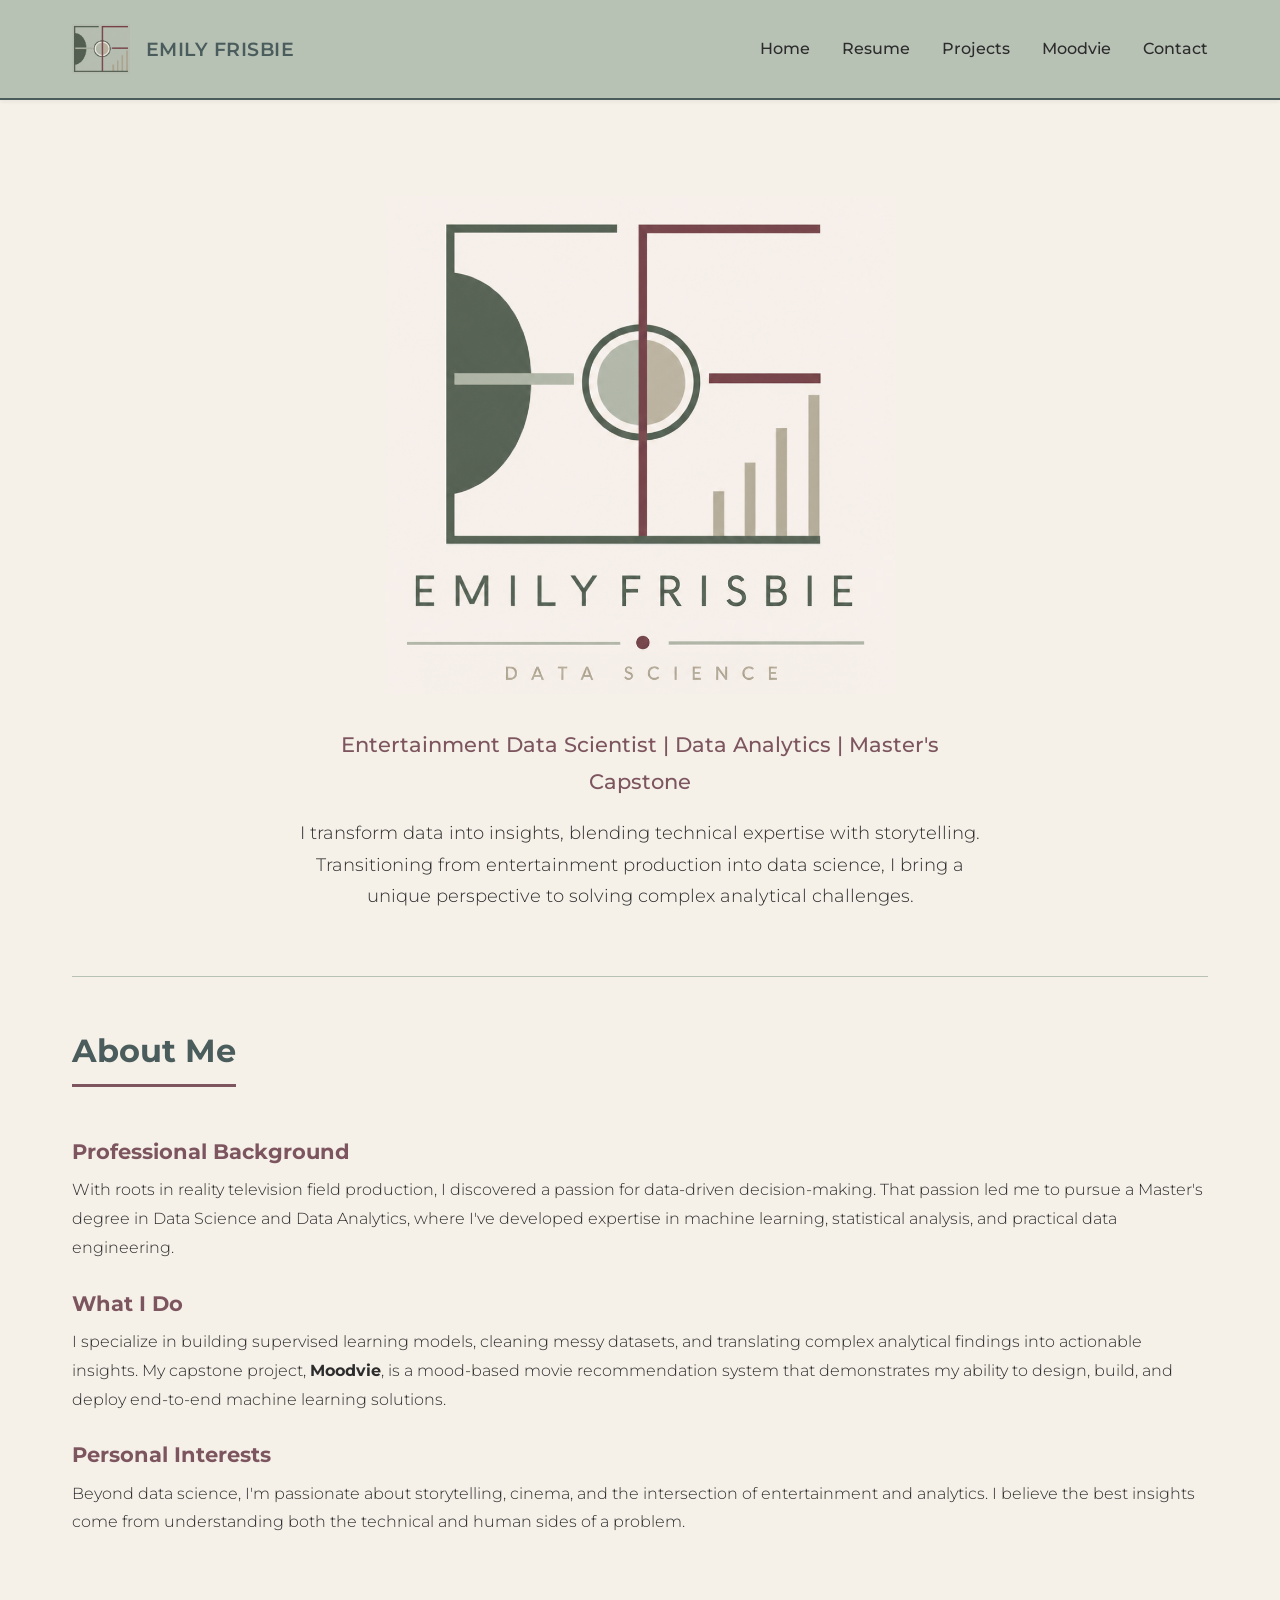
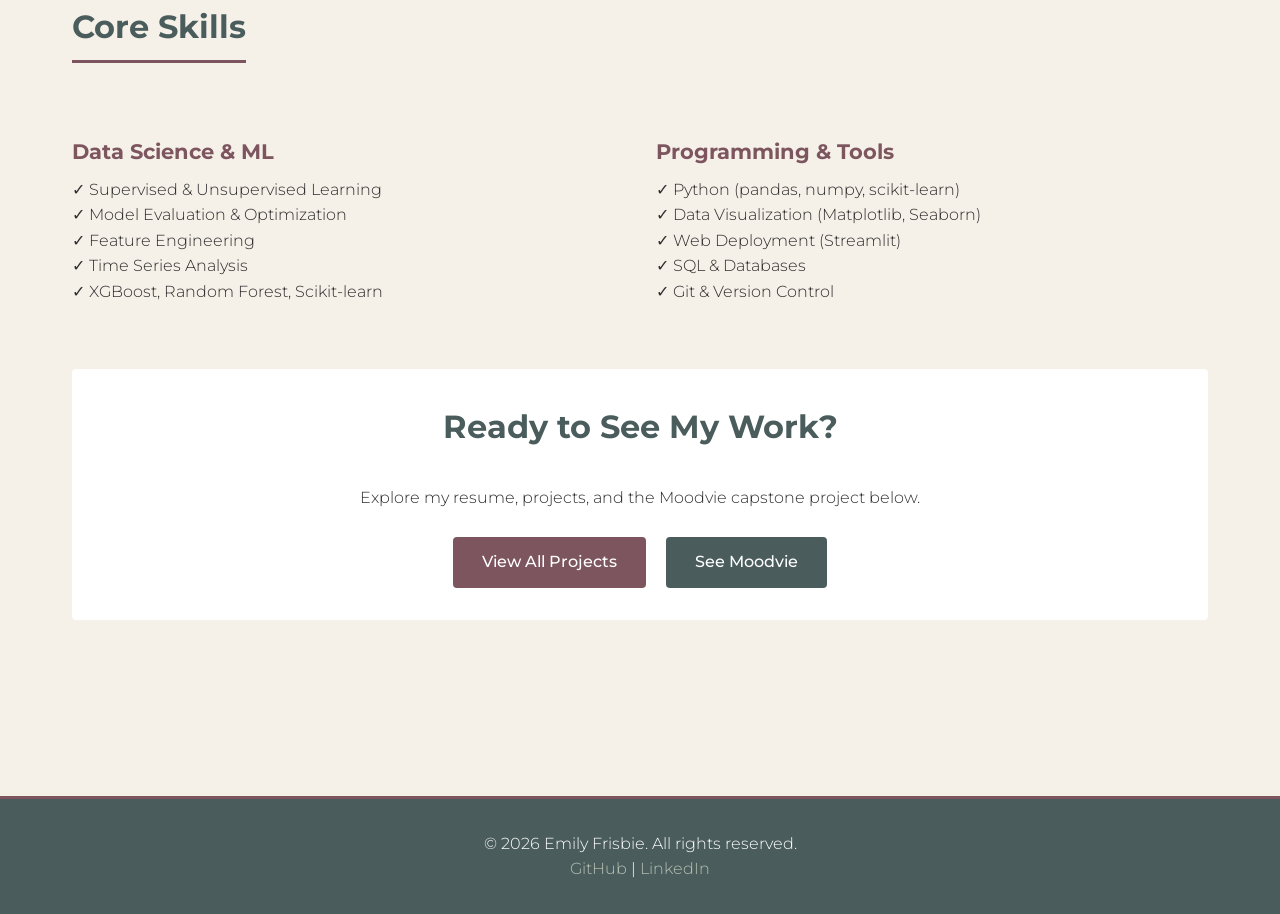
<file: index.html>
<!DOCTYPE html>
<html lang="en">
<head>
  <meta charset="UTF-8">
  <meta name="viewport" content="width=device-width, initial-scale=1.0">
  <title>Emily Frisbie - Data Scientist</title>
  <link rel="stylesheet" href="styles.css">
  <!-- Google tag (gtag.js) -->
<script async src="https://www.googletagmanager.com/gtag/js?id=G-FS9L8K1NKB"></script>
<script>
  window.dataLayer = window.dataLayer || [];
  function gtag(){dataLayer.push(arguments);}
  gtag('js', new Date());

  gtag('config', 'G-FS9L8K1NKB');
</script>
</head>
<body>

  <header>
    <div class="header-container">
      <a href="index.html" class="logo">
        <img src="logothumbnail.png" alt="Emily Frisbie Logo">
        <div class="logo-text">EMILY FRISBIE</div>
      </a>
      <nav>
        <ul>
          <li><a href="index.html">Home</a></li>
          <li><a href="resume.html">Resume</a></li>
          <li><a href="projects.html">Projects</a></li>
          <li><a href="moodvie.html">Moodvie</a></li>
          <li><a href="contact.html">Contact</a></li>
        </ul>
      </nav>
    </div>
  </header>

  <main>
    <!-- Hero Section -->
    <section class="hero">
      <img src="logo_final.png" alt="Emily Frisbie Logo" style="max-width: 510px; width: 100%; height: auto; margin-bottom: 0.5rem;">
      <p class="subtitle">Entertainment Data Scientist | Data Analytics | Master's Capstone</p>
      <p>
        I transform data into insights, blending technical expertise with storytelling. 
        Transitioning from entertainment production into data science, I bring a unique perspective 
        to solving complex analytical challenges.
      </p>
    </section>

    <!-- About Section -->
    <section id="about">
      <h2>About Me</h2>
      
      <h3>Professional Background</h3>
      <p>
        With roots in reality television field production, I discovered a passion for data-driven decision-making. 
        That passion led me to pursue a Master's degree in Data Science and Data Analytics, 
        where I've developed expertise in machine learning, statistical analysis, and practical data engineering.
      </p>

      <h3>What I Do</h3>
      <p>
        I specialize in building supervised learning models, cleaning messy datasets, and translating 
        complex analytical findings into actionable insights. My capstone project, <strong>Moodvie</strong>, 
        is a mood-based movie recommendation system that demonstrates my ability to design, build, 
        and deploy end-to-end machine learning solutions.
      </p>

      <h3>Personal Interests</h3>
      <p>
        Beyond data science, I'm passionate about storytelling, cinema, and the intersection of 
        entertainment and analytics. I believe the best insights come from understanding both the 
        technical and human sides of a problem.
      </p>
    </section>

    <!-- Skills Section -->
    <section id="skills">
      <h2>Core Skills</h2>
      <div style="display: grid; grid-template-columns: 1fr 1fr; gap: 2rem; margin-top: 1.5rem;">
        <div>
          <h3>Data Science & ML</h3>
          <ul style="list-style: none; padding-left: 0;">
            <li>✓ Supervised & Unsupervised Learning</li>
            <li>✓ Model Evaluation & Optimization</li>
            <li>✓ Feature Engineering</li>
            <li>✓ Time Series Analysis</li>
            <li>✓ XGBoost, Random Forest, Scikit-learn</li>
          </ul>
        </div>
        <div>
          <h3>Programming & Tools</h3>
          <ul style="list-style: none; padding-left: 0;">
            <li>✓ Python (pandas, numpy, scikit-learn)</li>
            <li>✓ Data Visualization (Matplotlib, Seaborn)</li>
            <li>✓ Web Deployment (Streamlit)</li>
            <li>✓ SQL & Databases</li>
            <li>✓ Git & Version Control</li>
          </ul>
        </div>
      </div>
    </section>

    <!-- Call to Action -->
    <section style="text-align: center; padding: 2rem; background-color: #FFFFFF; border-radius: 4px; margin-top: 3rem;">
      <h2 style="border-bottom: none; display: block;">Ready to See My Work?</h2>
      <p style="margin-bottom: 1.5rem;">Explore my resume, projects, and the Moodvie capstone project below.</p>
      <a href="projects.html" class="btn">View All Projects</a>
      <a href="moodvie.html" class="btn btn-secondary" style="margin-left: 1rem;">See Moodvie</a>
    </section>
  </main>

  <footer>
    <p>&copy; 2026 Emily Frisbie. All rights reserved.</p>
    <p>
      <a href="https://github.com/emilyfrisbie" target="_blank">GitHub</a> | 
      <a href="https://linkedin.com/in/emily-frisbie" target="_blank">LinkedIn</a>
    </p>
  </footer>

</body>
</html>
</file>
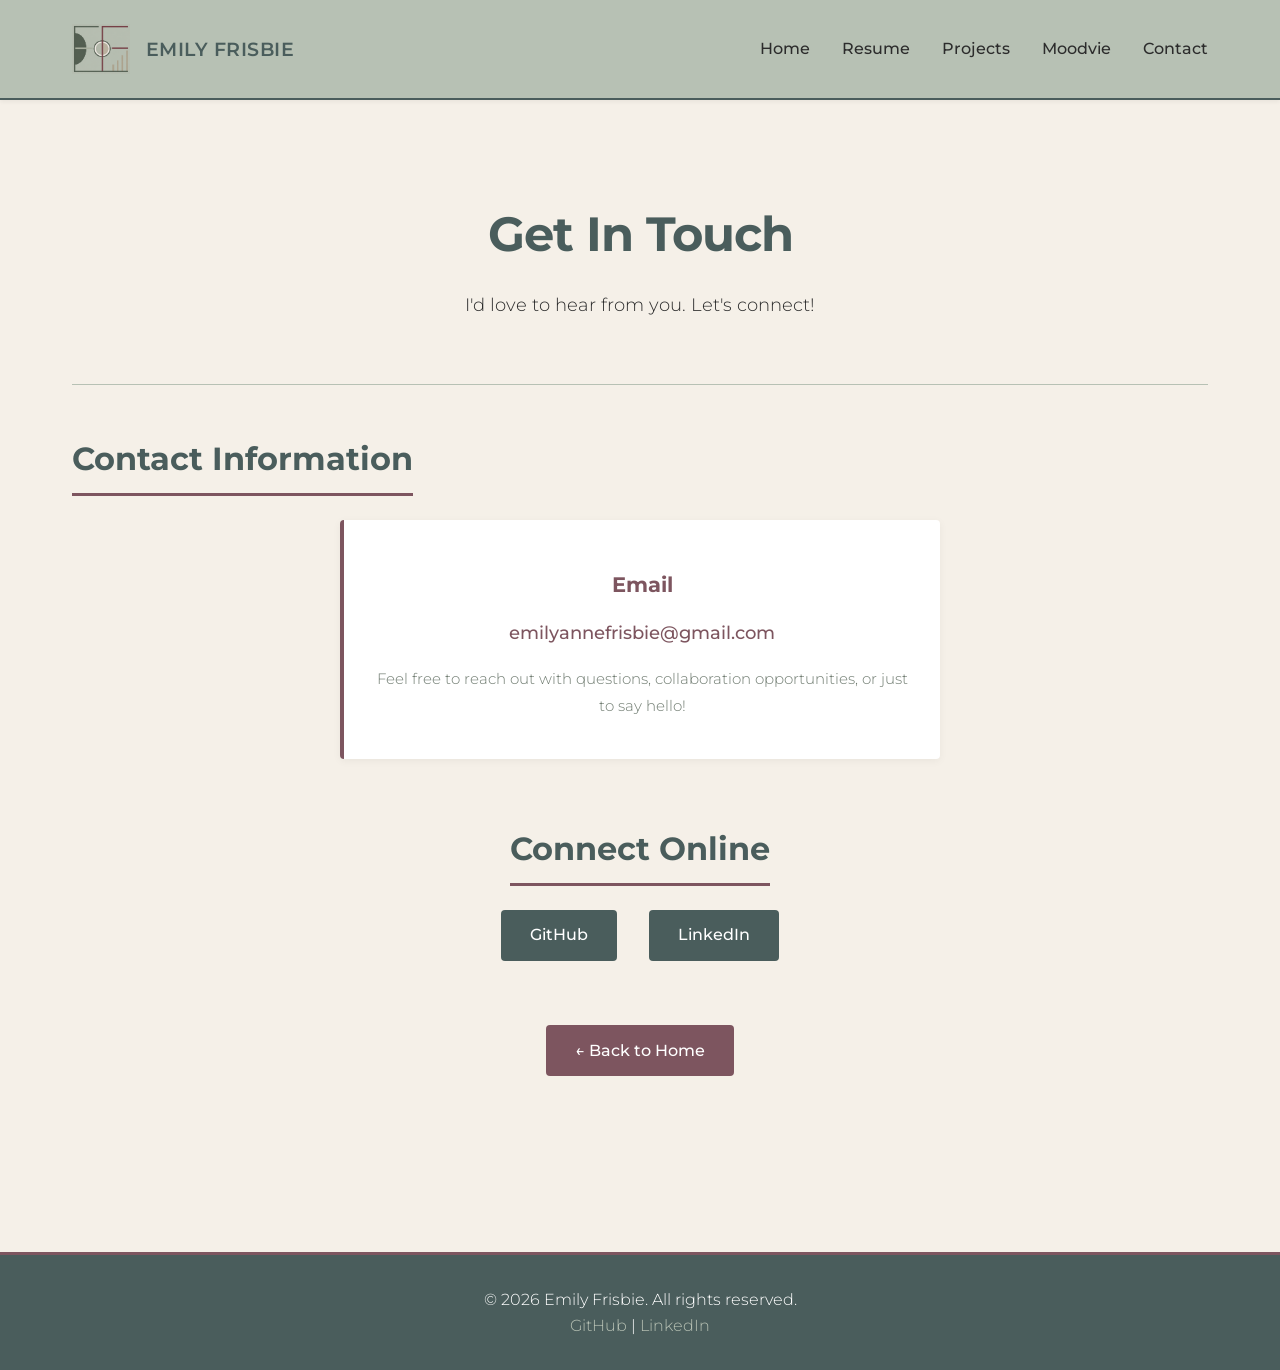
<file: contact.html>
<!DOCTYPE html>
<html lang="en">
<head>
  <meta charset="UTF-8">
  <meta name="viewport" content="width=device-width, initial-scale=1.0">
  <title>Contact - Emily Frisbie</title>
  <link rel="stylesheet" href="styles.css">
</head>
<body>

  <header>
    <div class="header-container">
      <a href="index.html" class="logo">
        <img src="logothumbnail.png" alt="Emily Frisbie Logo">
        <div class="logo-text">EMILY FRISBIE</div>
      </a>
      <nav>
        <ul>
          <li><a href="index.html">Home</a></li>
          <li><a href="resume.html">Resume</a></li>
          <li><a href="projects.html">Projects</a></li>
          <li><a href="moodvie.html">Moodvie</a></li>
          <li><a href="contact.html">Contact</a></li>
        </ul>
      </nav>
    </div>
  </header>

  <main>
    <section class="hero">
      <h1>Get In Touch</h1>
      <p>I'd love to hear from you. Let's connect!</p>
    </section>

    <!-- Contact Section -->
    <section id="contact-info">
      <h2>Contact Information</h2>
      
      <div style="max-width: 600px; margin: 0 auto;">
        <div class="card" style="text-align: center;">
          <h3 style="border-bottom: none; margin-bottom: 1rem;">Email</h3>
          <p>
            <a href="mailto:emilyannefrisbie@gmail.com" style="color: var(--burgundy); text-decoration: none; font-weight: 500; font-size: 1.1rem;">
              emilyannefrisbie@gmail.com
            </a>
          </p>
          <p style="color: var(--muted-green); font-size: 0.95rem;">
            Feel free to reach out with questions, collaboration opportunities, or just to say hello!
          </p>
        </div>
      </div>
    </section>

    <!-- Social Links -->
    <section id="social" style="text-align: center; margin-top: 3rem;">
      <h2>Connect Online</h2>
      <div style="display: flex; gap: 2rem; justify-content: center; flex-wrap: wrap;">
        <a href="https://github.com/emilyfrisbie" target="_blank" class="btn btn-secondary">GitHub</a>
        <a href="https://linkedin.com/in/emily-frisbie" target="_blank" class="btn btn-secondary">LinkedIn</a>
      </div>
    </section>

    <!-- Back to Home -->
    <section style="text-align: center; margin-top: 3rem;">
      <a href="index.html" class="btn">← Back to Home</a>
    </section>
  </main>

  <footer>
    <p>&copy; 2026 Emily Frisbie. All rights reserved.</p>
    <p>
      <a href="https://github.com/emilyfrisbie" target="_blank">GitHub</a> | 
      <a href="https://linkedin.com/in/emilyfrisbie" target="_blank">LinkedIn</a>
    </p>
  </footer>

</body>
</html>
</file>
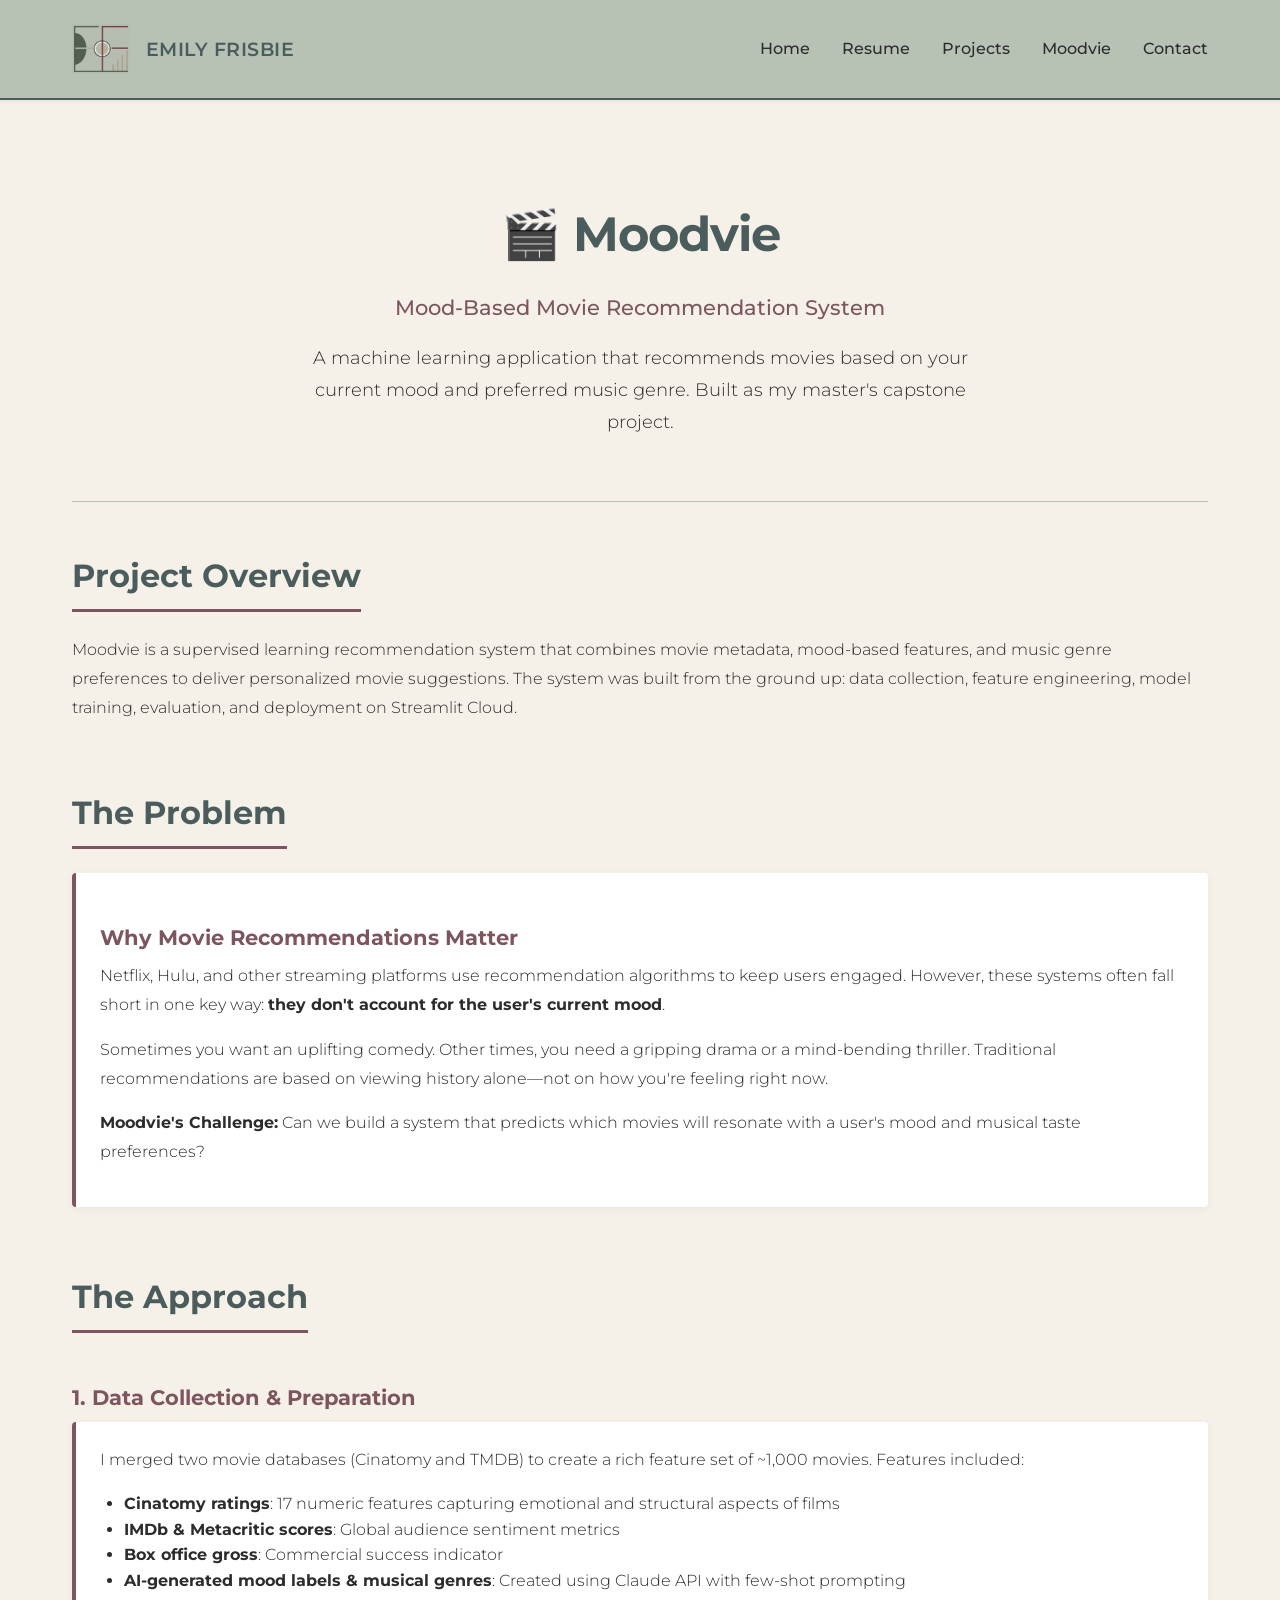
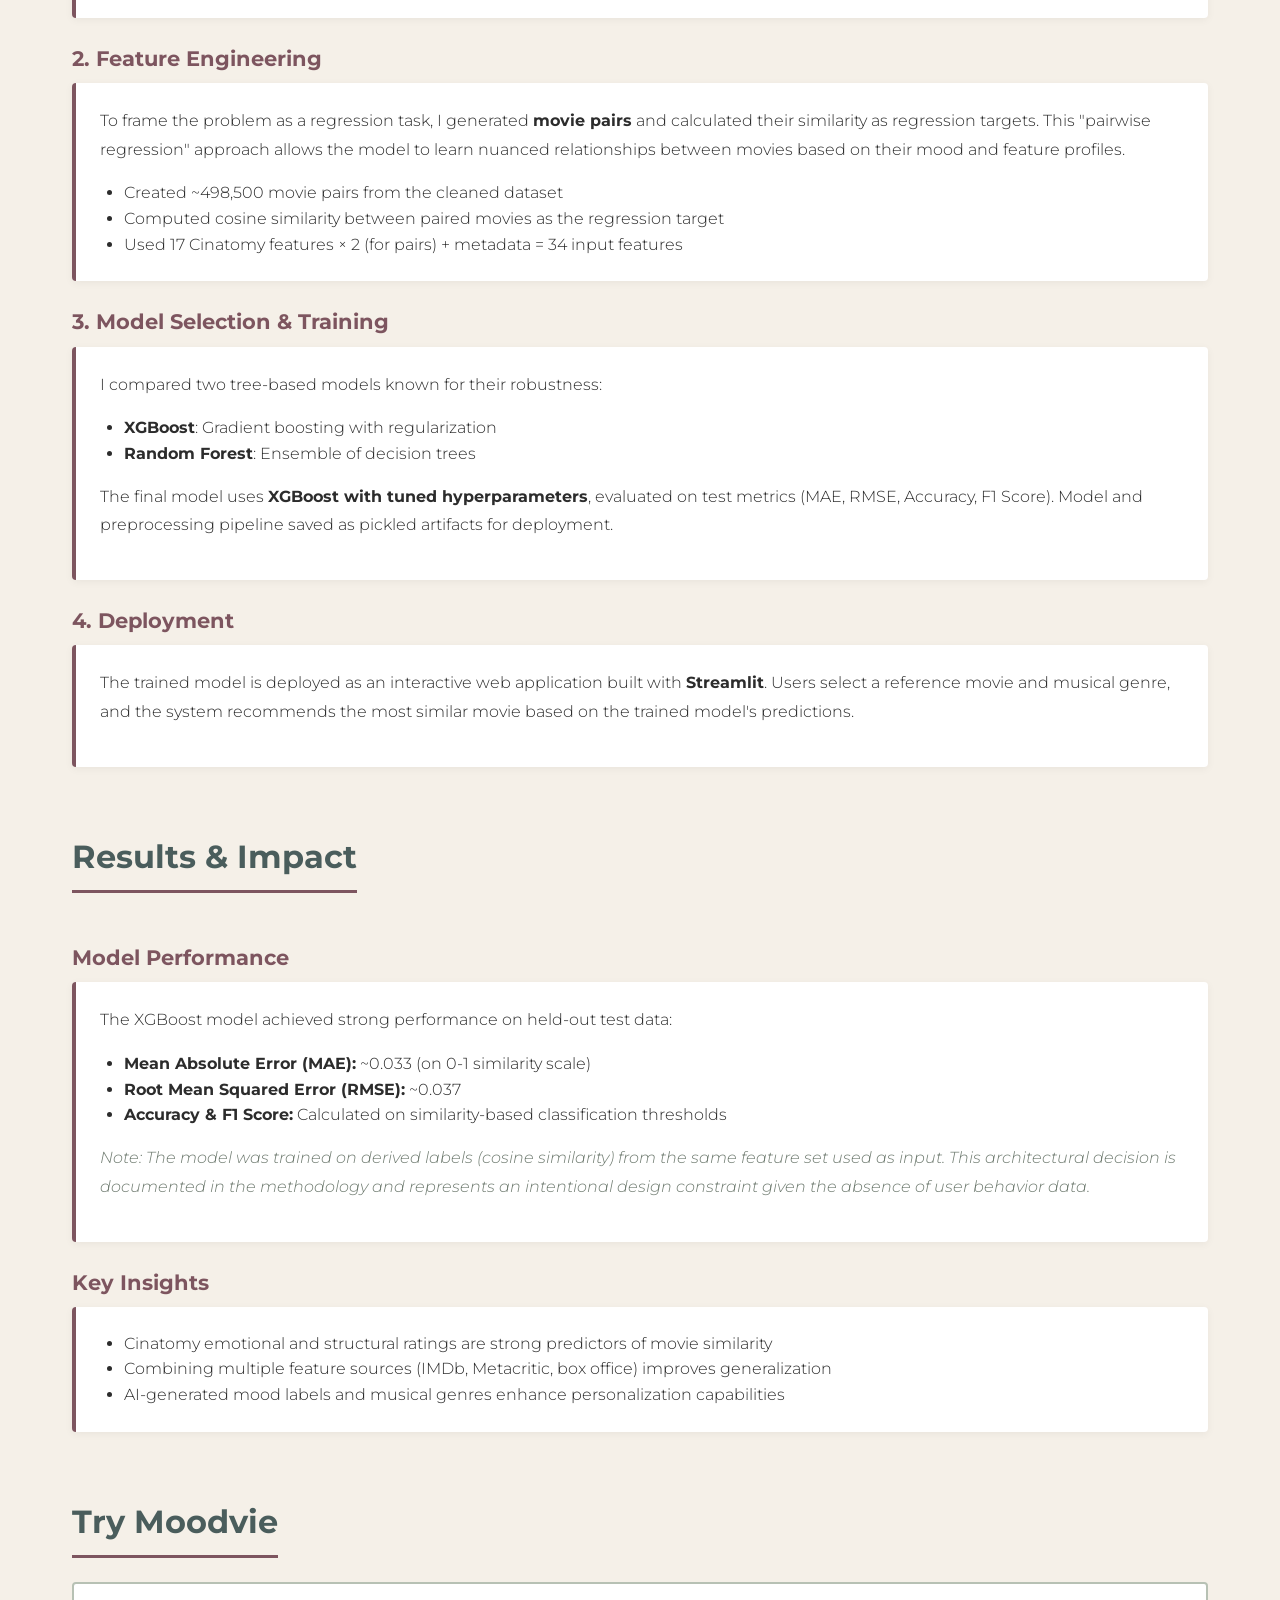
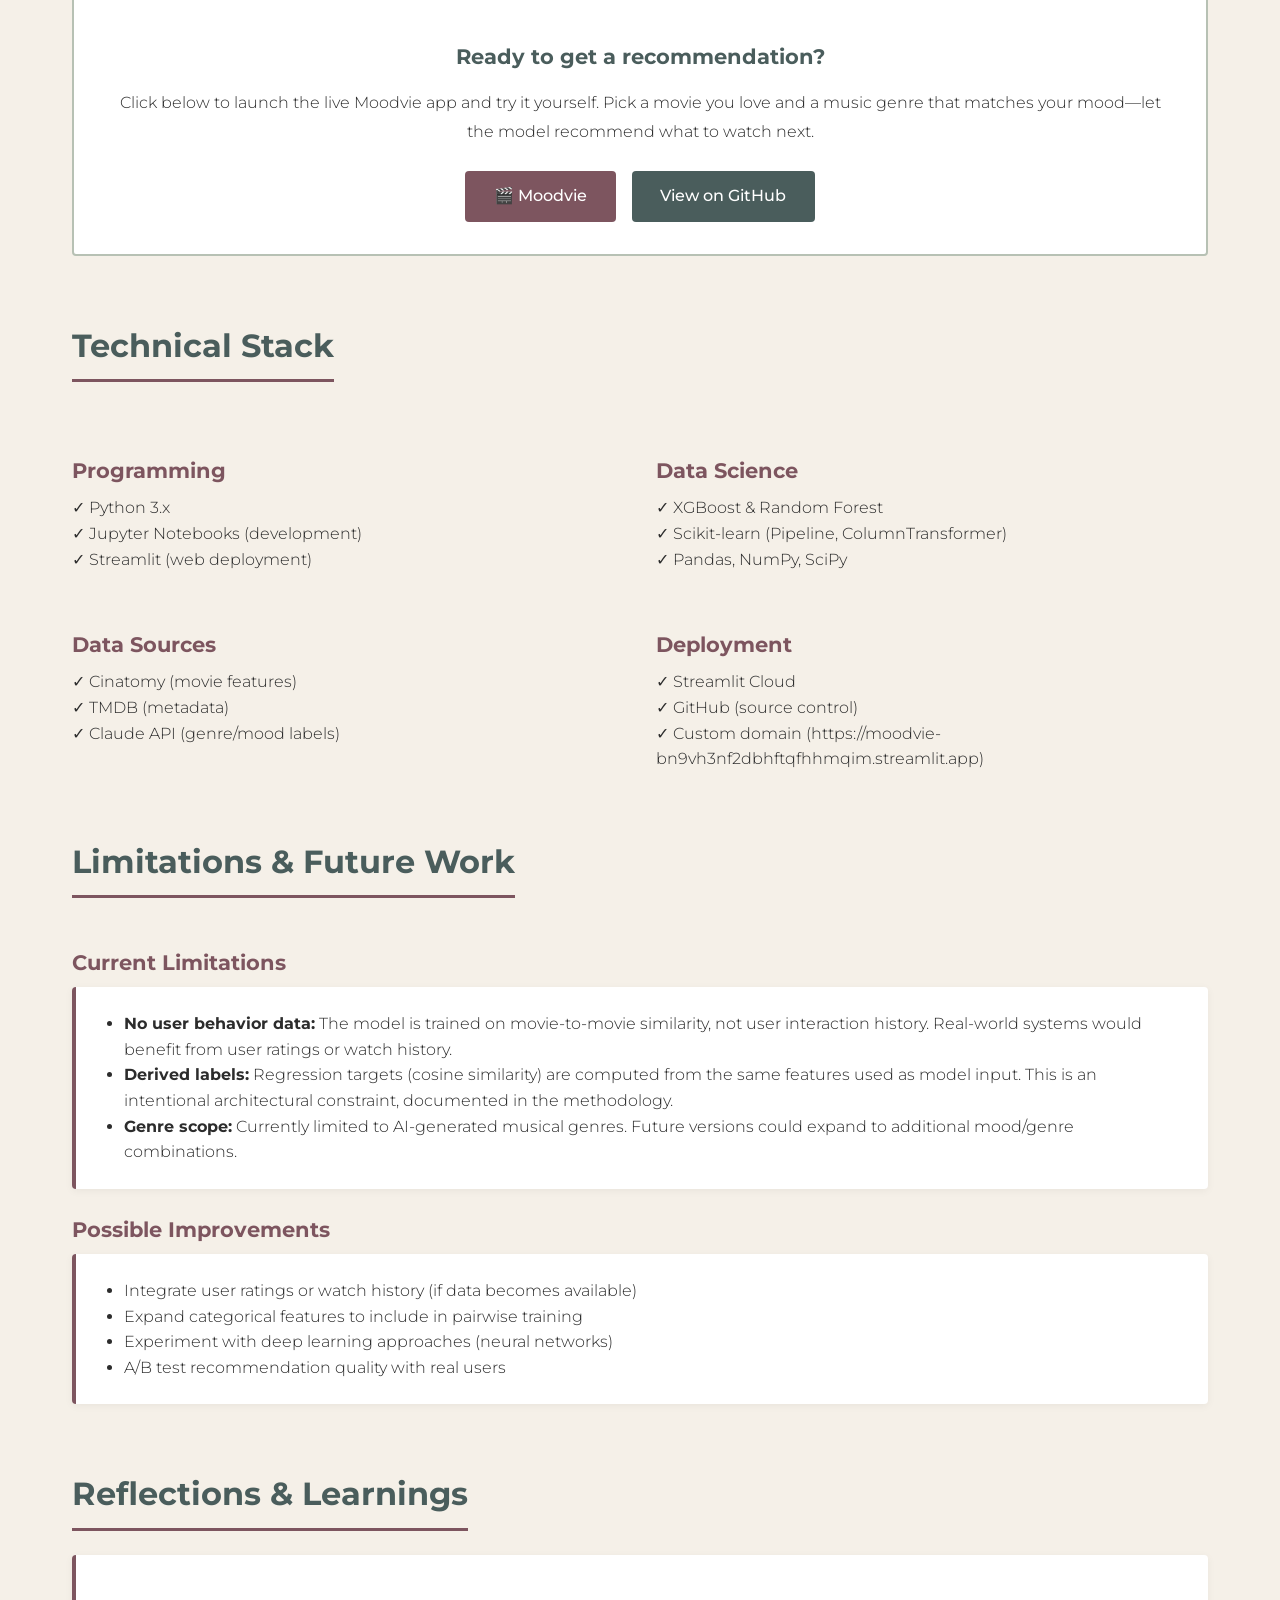
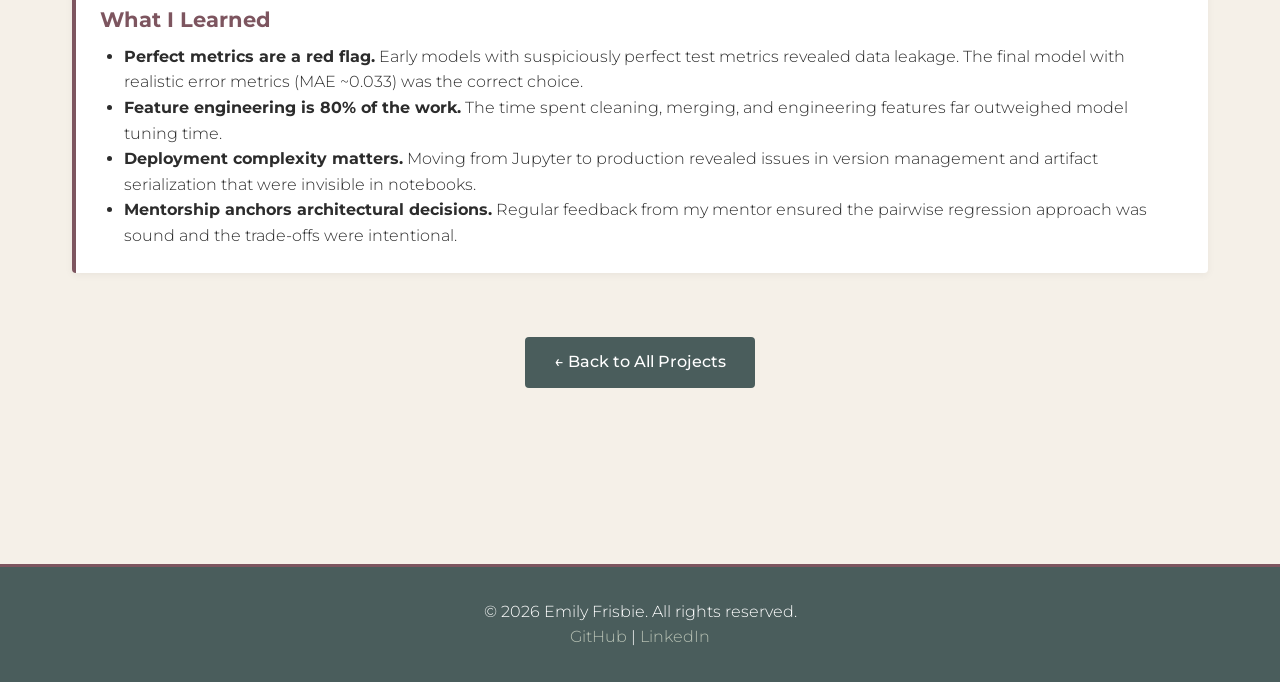
<file: moodvie.html>
<!DOCTYPE html>
<html lang="en">
<head>
  <meta charset="UTF-8">
  <meta name="viewport" content="width=device-width, initial-scale=1.0">
  <title>Moodvie - Emily Frisbie</title>
  <link rel="stylesheet" href="styles.css">
  <!-- Google tag (gtag.js) -->
<script async src="https://www.googletagmanager.com/gtag/js?id=G-FS9L8K1NKB"></script>
<script>
  window.dataLayer = window.dataLayer || [];
  function gtag(){dataLayer.push(arguments);}
  gtag('js', new Date());

  gtag('config', 'G-FS9L8K1NKB');
</script>
</head>
<body>

  <header>
    <div class="header-container">
      <a href="index.html" class="logo">
        <img src="logothumbnail.png" alt="Emily Frisbie Logo">
        <div class="logo-text">EMILY FRISBIE</div>
      </a>
      <nav>
        <ul>
          <li><a href="index.html">Home</a></li>
          <li><a href="resume.html">Resume</a></li>
          <li><a href="projects.html">Projects</a></li>
          <li><a href="moodvie.html">Moodvie</a></li>
          <li><a href="contact.html">Contact</a></li>
        </ul>
      </nav>
    </div>
  </header>

  <main>
    <section class="hero">
      <h1>🎬 Moodvie</h1>
      <p class="subtitle">Mood-Based Movie Recommendation System</p>
      <p>
        A machine learning application that recommends movies based on your current mood 
        and preferred music genre. Built as my master's capstone project.
      </p>
    </section>

    <!-- Project Overview -->
    <section id="overview">
      <h2>Project Overview</h2>
      <p>
        Moodvie is a supervised learning recommendation system that combines movie metadata, 
        mood-based features, and music genre preferences to deliver personalized movie suggestions. 
        The system was built from the ground up: data collection, feature engineering, model training, 
        evaluation, and deployment on Streamlit Cloud.
      </p>
    </section>

    <!-- Problem Statement -->
    <section id="problem">
      <h2>The Problem</h2>
      <div class="card">
        <h3>Why Movie Recommendations Matter</h3>
        <p>
          Netflix, Hulu, and other streaming platforms use recommendation algorithms to keep users engaged. 
          However, these systems often fall short in one key way: <strong>they don't account for the user's current mood</strong>.
        </p>
        <p>
          Sometimes you want an uplifting comedy. Other times, you need a gripping drama or a mind-bending thriller. 
          Traditional recommendations are based on viewing history alone—not on how you're feeling right now.
        </p>
        <p>
          <strong>Moodvie's Challenge:</strong> Can we build a system that predicts which movies will resonate 
          with a user's mood and musical taste preferences?
        </p>
      </div>
    </section>

    <!-- Approach Section -->
    <section id="approach">
      <h2>The Approach</h2>

      <h3>1. Data Collection & Preparation</h3>
      <div class="card">
        <p>
          I merged two movie databases (Cinatomy and TMDB) to create a rich feature set of ~1,000 movies. 
          Features included:
        </p>
        <ul style="margin-left: 1.5rem; margin-top: 0.5rem;">
          <li><strong>Cinatomy ratings</strong>: 17 numeric features capturing emotional and structural aspects of films</li>
          <li><strong>IMDb & Metacritic scores</strong>: Global audience sentiment metrics</li>
          <li><strong>Box office gross</strong>: Commercial success indicator</li>
          <li><strong>AI-generated mood labels & musical genres</strong>: Created using Claude API with few-shot prompting</li>
        </ul>
      </div>

      <h3>2. Feature Engineering</h3>
      <div class="card">
        <p>
          To frame the problem as a regression task, I generated <strong>movie pairs</strong> and calculated 
          their similarity as regression targets. This "pairwise regression" approach allows the model to learn 
          nuanced relationships between movies based on their mood and feature profiles.
        </p>
        <ul style="margin-left: 1.5rem; margin-top: 0.5rem;">
          <li>Created ~498,500 movie pairs from the cleaned dataset</li>
          <li>Computed cosine similarity between paired movies as the regression target</li>
          <li>Used 17 Cinatomy features × 2 (for pairs) + metadata = 34 input features</li>
        </ul>
      </div>

      <h3>3. Model Selection & Training</h3>
      <div class="card">
        <p>
          I compared two tree-based models known for their robustness:
        </p>
        <ul style="margin-left: 1.5rem; margin-top: 0.5rem;">
          <li><strong>XGBoost</strong>: Gradient boosting with regularization</li>
          <li><strong>Random Forest</strong>: Ensemble of decision trees</li>
        </ul>
        <p style="margin-top: 1rem;">
          The final model uses <strong>XGBoost with tuned hyperparameters</strong>, evaluated on test metrics 
          (MAE, RMSE, Accuracy, F1 Score). Model and preprocessing pipeline saved as pickled artifacts 
          for deployment.
        </p>
      </div>

      <h3>4. Deployment</h3>
      <div class="card">
        <p>
          The trained model is deployed as an interactive web application built with <strong>Streamlit</strong>. 
          Users select a reference movie and musical genre, and the system recommends the most similar movie 
          based on the trained model's predictions.
        </p>
      </div>
    </section>

    <!-- Results Section -->
    <section id="results">
      <h2>Results & Impact</h2>

      <h3>Model Performance</h3>
      <div class="card">
        <p>
          The XGBoost model achieved strong performance on held-out test data:
        </p>
        <ul style="margin-left: 1.5rem; margin-top: 0.5rem;">
          <li><strong>Mean Absolute Error (MAE):</strong> ~0.033 (on 0-1 similarity scale)</li>
          <li><strong>Root Mean Squared Error (RMSE):</strong> ~0.037</li>
          <li><strong>Accuracy & F1 Score:</strong> Calculated on similarity-based classification thresholds</li>
        </ul>
        <p style="margin-top: 1rem; font-style: italic; color: #6F7B70;">
          Note: The model was trained on derived labels (cosine similarity) from the same feature set used as input. 
          This architectural decision is documented in the methodology and represents an intentional design constraint 
          given the absence of user behavior data.
        </p>
      </div>

      <h3>Key Insights</h3>
      <div class="card">
        <ul style="margin-left: 1.5rem;">
          <li>Cinatomy emotional and structural ratings are strong predictors of movie similarity</li>
          <li>Combining multiple feature sources (IMDb, Metacritic, box office) improves generalization</li>
          <li>AI-generated mood labels and musical genres enhance personalization capabilities</li>
        </ul>
      </div>
    </section>

    <!-- Live Demo Section -->
    <section id="demo">
      <h2>Try Moodvie</h2>
      <div style="background-color: #FFFFFF; padding: 2rem; border-radius: 4px; border: 2px solid #B7C1B4; text-align: center;">
        <h3 style="color: #4A5D5C; border-bottom: none; margin-bottom: 1rem;">
          Ready to get a recommendation?
        </h3>
        <p style="margin-bottom: 1.5rem;">
          Click below to launch the live Moodvie app and try it yourself. 
          Pick a movie you love and a music genre that matches your mood—let the model recommend what to watch next.
        </p>
        <div style="display: flex; gap: 1rem; justify-content: center; flex-wrap: wrap;">
          <a href="https://moodvie-bn9vh3nf2dbhftqfhhmqim.streamlit.app" target="_blank" class="btn">🎬 Moodvie</a>
          <a href="https://github.com/emilyfrisbie/moodvie" target="_blank" class="btn btn-secondary">View on GitHub</a>
        </div>
      </div>
    </section>

    <!-- Technical Stack -->
    <section id="tech-stack">
      <h2>Technical Stack</h2>

      <div style="display: grid; grid-template-columns: 1fr 1fr; gap: 2rem; margin-top: 1.5rem;">
        <div>
          <h3>Programming</h3>
          <ul style="list-style: none; padding-left: 0;">
            <li>✓ Python 3.x</li>
            <li>✓ Jupyter Notebooks (development)</li>
            <li>✓ Streamlit (web deployment)</li>
          </ul>
        </div>

        <div>
          <h3>Data Science</h3>
          <ul style="list-style: none; padding-left: 0;">
            <li>✓ XGBoost & Random Forest</li>
            <li>✓ Scikit-learn (Pipeline, ColumnTransformer)</li>
            <li>✓ Pandas, NumPy, SciPy</li>
          </ul>
        </div>

        <div>
          <h3>Data Sources</h3>
          <ul style="list-style: none; padding-left: 0;">
            <li>✓ Cinatomy (movie features)</li>
            <li>✓ TMDB (metadata)</li>
            <li>✓ Claude API (genre/mood labels)</li>
          </ul>
        </div>

        <div>
          <h3>Deployment</h3>
          <ul style="list-style: none; padding-left: 0;">
            <li>✓ Streamlit Cloud</li>
            <li>✓ GitHub (source control)</li>
            <li>✓ Custom domain (https://moodvie-bn9vh3nf2dbhftqfhhmqim.streamlit.app)</li>
          </ul>
        </div>
      </div>
    </section>

    <!-- Limitations & Future Work -->
    <section id="limitations">
      <h2>Limitations & Future Work</h2>

      <h3>Current Limitations</h3>
      <div class="card">
        <ul style="margin-left: 1.5rem;">
          <li>
            <strong>No user behavior data:</strong> The model is trained on movie-to-movie similarity, 
            not user interaction history. Real-world systems would benefit from user ratings or watch history.
          </li>
          <li>
            <strong>Derived labels:</strong> Regression targets (cosine similarity) are computed from 
            the same features used as model input. This is an intentional architectural constraint, documented in the methodology.
          </li>
          <li>
            <strong>Genre scope:</strong> Currently limited to AI-generated musical genres. Future versions 
            could expand to additional mood/genre combinations.
          </li>
        </ul>
      </div>

      <h3>Possible Improvements</h3>
      <div class="card">
        <ul style="margin-left: 1.5rem;">
          <li>Integrate user ratings or watch history (if data becomes available)</li>
          <li>Expand categorical features to include in pairwise training</li>
          <li>Experiment with deep learning approaches (neural networks)</li>
          <li>A/B test recommendation quality with real users</li>
        </ul>
      </div>
    </section>

    <!-- Reflections -->
    <section id="reflections">
      <h2>Reflections & Learnings</h2>
      <div class="card">
        <h3>What I Learned</h3>
        <ul style="margin-left: 1.5rem; margin-top: 0.5rem;">
          <li>
            <strong>Perfect metrics are a red flag.</strong> Early models with suspiciously perfect test metrics 
            revealed data leakage. The final model with realistic error metrics (MAE ~0.033) was the correct choice.
          </li>
          <li>
            <strong>Feature engineering is 80% of the work.</strong> The time spent cleaning, merging, and 
            engineering features far outweighed model tuning time.
          </li>
          <li>
            <strong>Deployment complexity matters.</strong> Moving from Jupyter to production revealed issues 
            in version management and artifact serialization that were invisible in notebooks.
          </li>
          <li>
            <strong>Mentorship anchors architectural decisions.</strong> Regular feedback from my mentor 
            ensured the pairwise regression approach was sound and the trade-offs were intentional.
          </li>
        </ul>
      </div>
    </section>

    <!-- Back to Projects -->
    <section style="text-align: center; margin-top: 3rem;">
      <a href="projects.html" class="btn btn-secondary">← Back to All Projects</a>
    </section>
  </main>

  <footer>
    <p>&copy; 2026 Emily Frisbie. All rights reserved.</p>
    <p>
      <a href="https://github.com/emilyfrisbie" target="_blank">GitHub</a> | 
      <a href="https://linkedin.com/in/emily-frisbie" target="_blank">LinkedIn</a>
    </p>
  </footer>

</body>
</html>
</file>
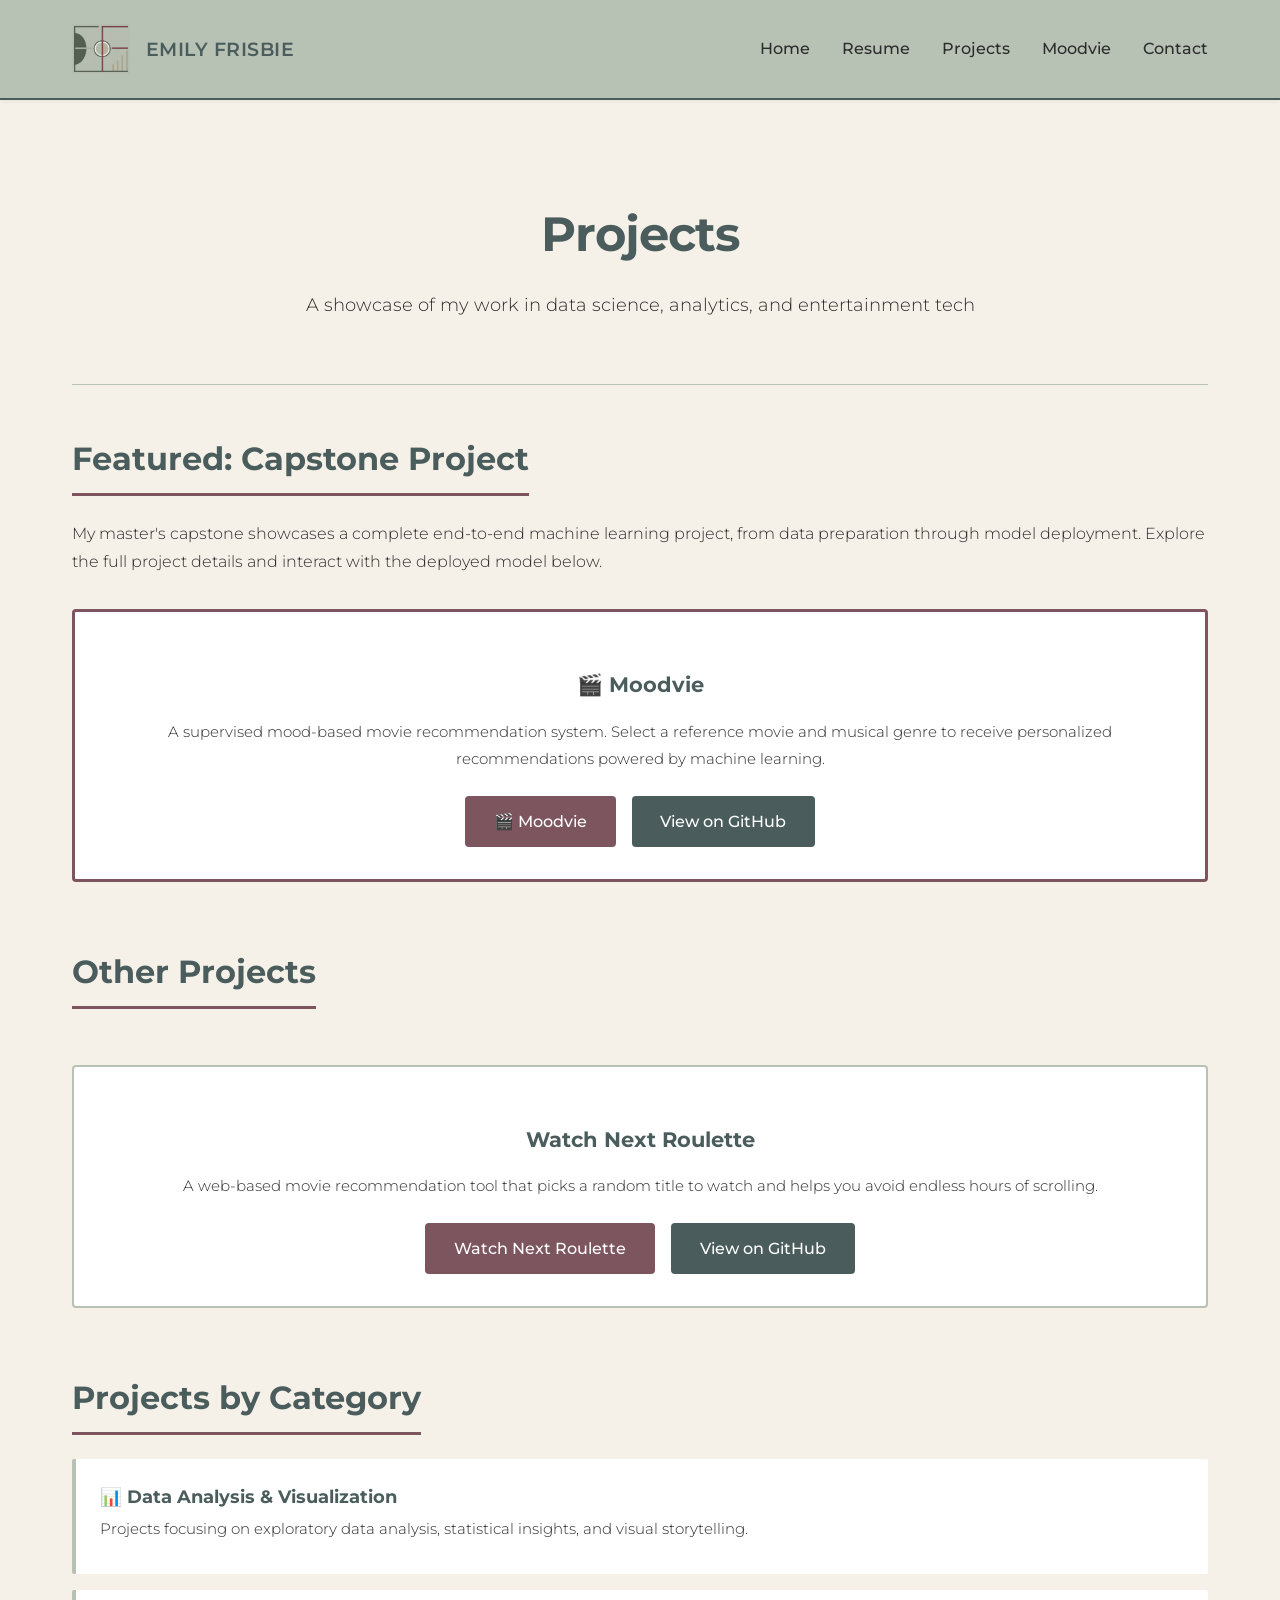
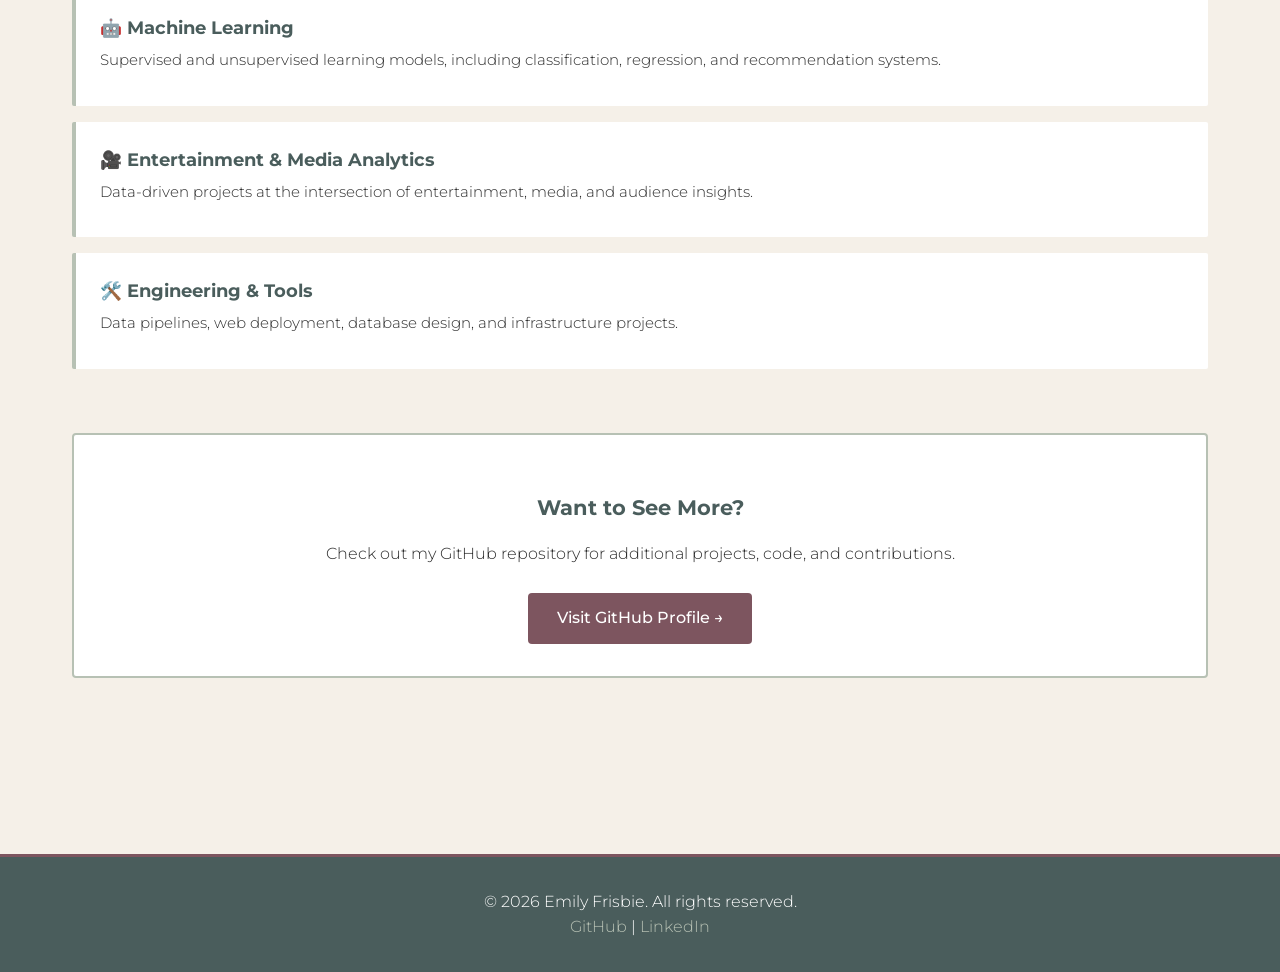
<file: projects.html>
<!DOCTYPE html>
<html lang="en">
<head>
  <meta charset="UTF-8">
  <meta name="viewport" content="width=device-width, initial-scale=1.0">
  <title>Projects - Emily Frisbie</title>
  <link rel="stylesheet" href="styles.css">
  <!-- Google tag (gtag.js) -->
<script async src="https://www.googletagmanager.com/gtag/js?id=G-FS9L8K1NKB"></script>
<script>
  window.dataLayer = window.dataLayer || [];
  function gtag(){dataLayer.push(arguments);}
  gtag('js', new Date());

  gtag('config', 'G-FS9L8K1NKB');
</script>
</head>
<body>

  <header>
    <div class="header-container">
      <a href="index.html" class="logo">
        <img src="logothumbnail.png" alt="Emily Frisbie Logo">
        <div class="logo-text">EMILY FRISBIE</div>
      </a>
      <nav>
        <ul>
          <li><a href="index.html">Home</a></li>
          <li><a href="resume.html">Resume</a></li>
          <li><a href="projects.html">Projects</a></li>
          <li><a href="moodvie.html">Moodvie</a></li>
          <li><a href="contact.html">Contact</a></li>
        </ul>
      </nav>
    </div>
  </header>

  <main>
    <section class="hero">
      <h1>Projects</h1>
      <p>A showcase of my work in data science, analytics, and entertainment tech</p>
    </section>

    <!-- Featured Project: Moodvie -->
    <section id="featured">
      <h2>Featured: Capstone Project</h2>
      <p>
        My master's capstone showcases a complete end-to-end machine learning project, 
        from data preparation through model deployment. Explore the full project details and interact 
        with the deployed model below.
      </p>

      <div class="project-card" style="background-color: #FFFFFF; border: 3px solid #7D555F; margin-top: 2rem;">
        <h3>🎬 Moodvie</h3>
        <p>
          A supervised mood-based movie recommendation system. 
          Select a reference movie and musical genre to receive personalized recommendations powered by machine learning.
        </p>
        <div style="display: flex; gap: 1rem; justify-content: center;">
          <a href="https://moodvie-bn9vh3nf2dbhftqfhhmqim.streamlit.app" target="_blank" class="btn">🎬 Moodvie</a>
          <a href="https://github.com/emilyfrisbie/moodvie" target="_blank" class="btn btn-secondary">View on GitHub</a>
        </div>
      </div>
    </section>

    <!-- Other Projects -->
    <section id="other-projects">
      <h2>Other Projects</h2>

      <div class="projects-grid">
        <div class="project-card">
          <h3>Watch Next Roulette</h3>
          <p>
            A web-based movie recommendation tool that picks a random title to watch and helps you avoid endless hours of scrolling.
          </p>
          <div style="display: flex; gap: 1rem; justify-content: center;">
            <a href="https://watchnextroulette.com/" target="_blank" class="btn">Watch Next Roulette</a>
            <a href="https://github.com/emilyfrisbie/watchnextroulette" target="_blank" class="btn btn-secondary">View on GitHub</a>
          </div>
        </div>
      </div>
    </section>

    <!-- Project Categories -->
    <section id="by-category">
      <h2>Projects by Category</h2>

      <div class="resume-item">
        <h4>📊 Data Analysis & Visualization</h4>
        <p>Projects focusing on exploratory data analysis, statistical insights, and visual storytelling.</p>
      </div>

      <div class="resume-item">
        <h4>🤖 Machine Learning</h4>
        <p>Supervised and unsupervised learning models, including classification, regression, and recommendation systems.</p>
      </div>

      <div class="resume-item">
        <h4>🎥 Entertainment & Media Analytics</h4>
        <p>Data-driven projects at the intersection of entertainment, media, and audience insights.</p>
      </div>

      <div class="resume-item">
        <h4>🛠️ Engineering & Tools</h4>
        <p>Data pipelines, web deployment, database design, and infrastructure projects.</p>
      </div>
    </section>

    <!-- GitHub Link -->
    <section style="text-align: center; padding: 2rem; background-color: #FFFFFF; border-radius: 4px; margin-top: 3rem; border: 2px solid #B7C1B4;">
      <h3 style="color: #4A5D5C; border-bottom: none; margin-bottom: 1rem;">Want to See More?</h3>
      <p style="margin-bottom: 1.5rem;">
        Check out my GitHub repository for additional projects, code, and contributions.
      </p>
      <a href="https://github.com/emilyfrisbie" target="_blank" class="btn">Visit GitHub Profile →</a>
    </section>
  </main>

  <footer>
    <p>&copy; 2026 Emily Frisbie. All rights reserved.</p>
    <p>
      <a href="https://github.com/emilyfrisbie" target="_blank">GitHub</a> | 
      <a href="https://linkedin.com/in/emily-frisbie" target="_blank">LinkedIn</a>
    </p>
  </footer>

</body>
</html>
</file>
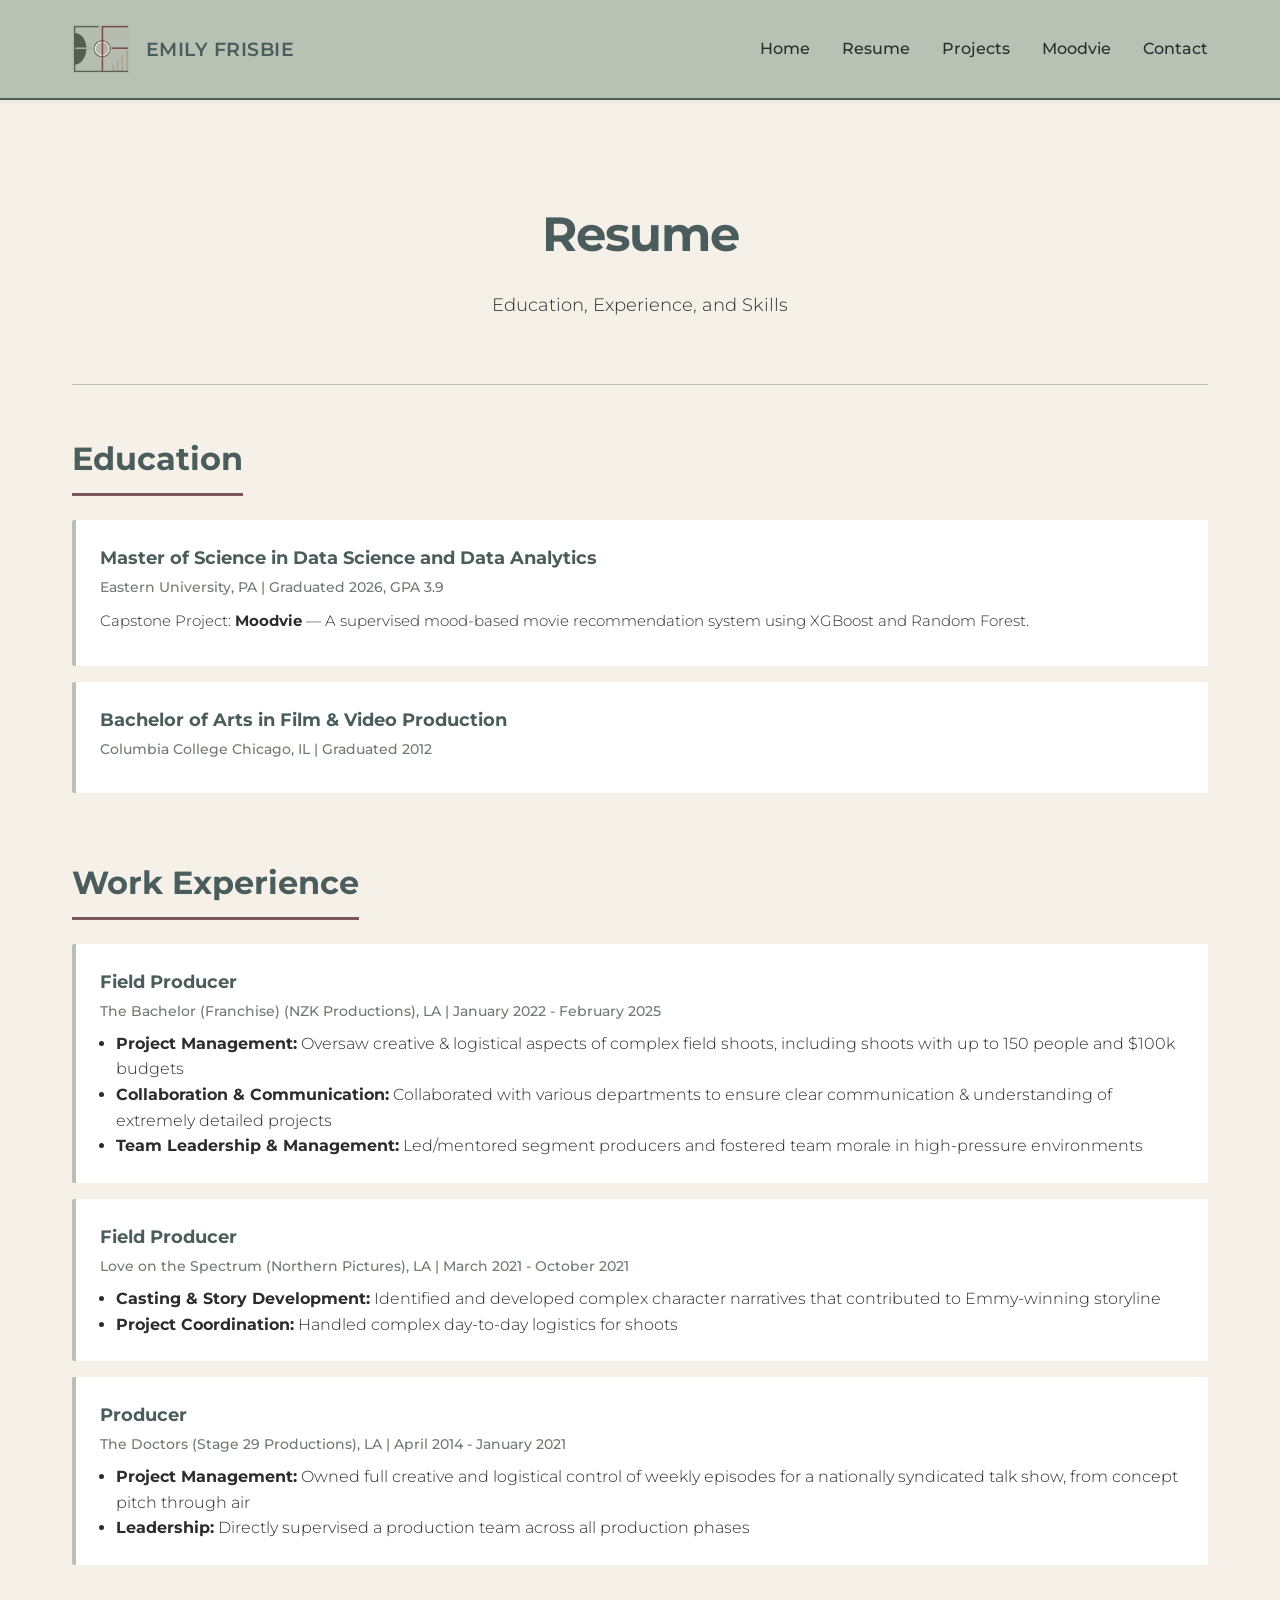
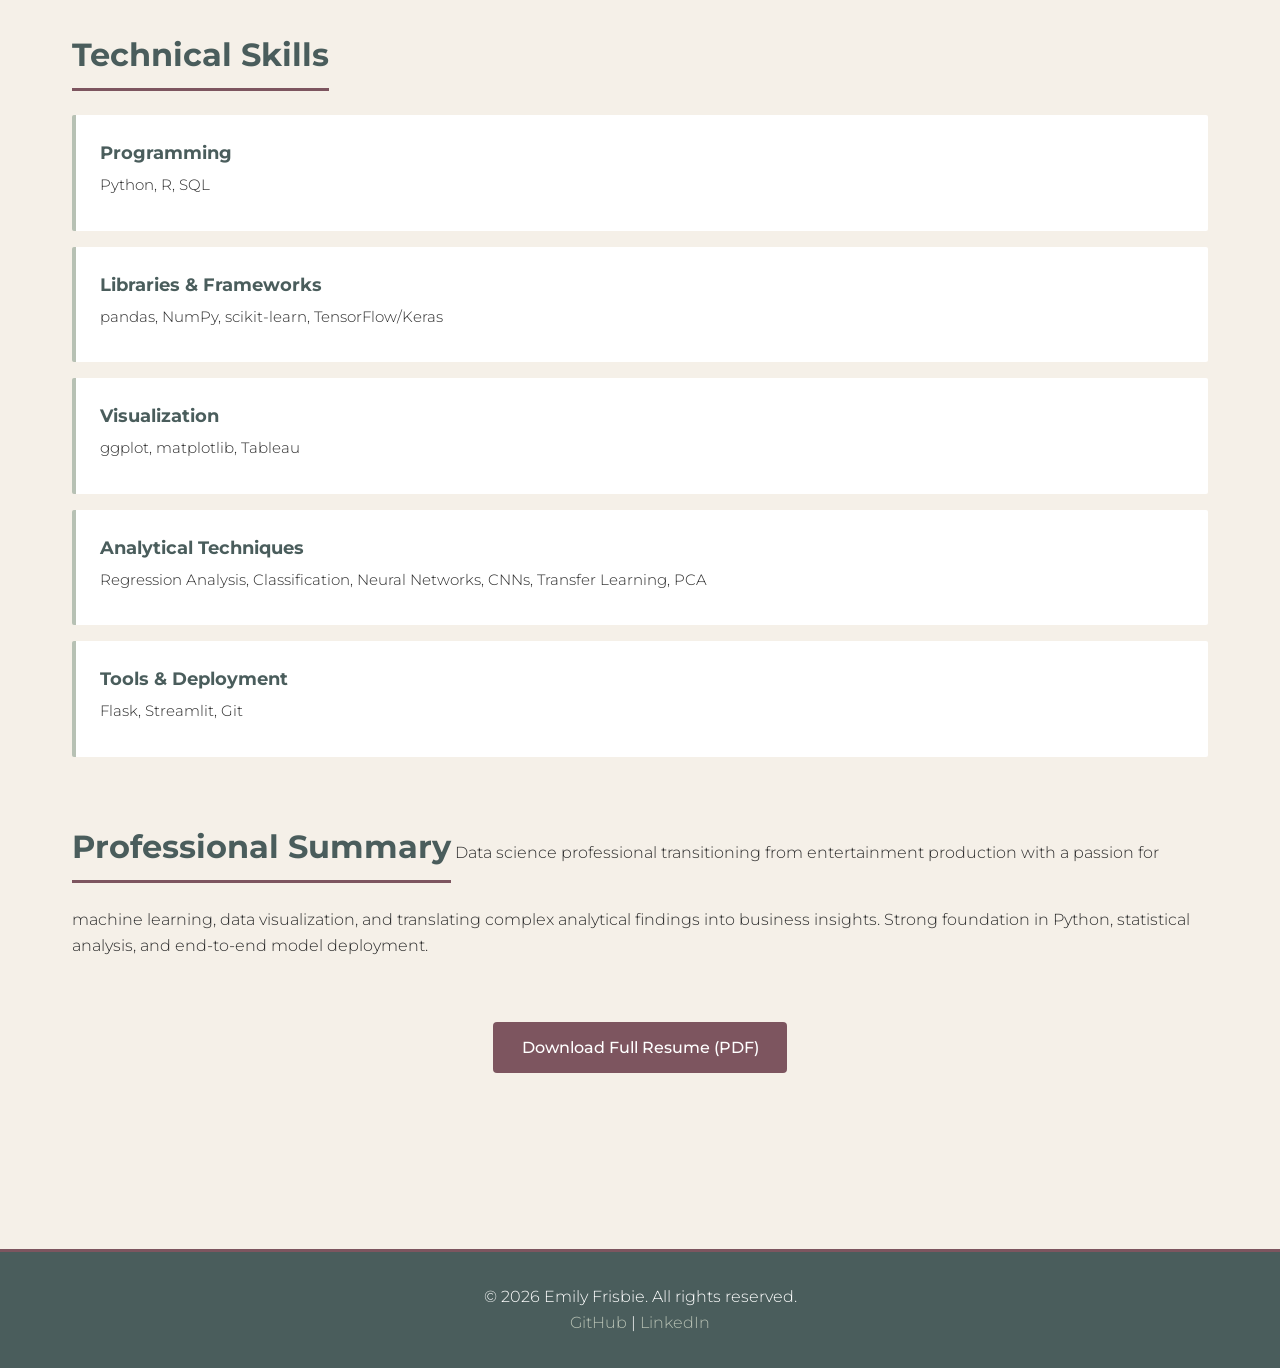
<file: resume.html>
<!DOCTYPE html>
<html lang="en">
<head>
  <meta charset="UTF-8">
  <meta name="viewport" content="width=device-width, initial-scale=1.0">
  <title>Resume - Emily Frisbie</title>
  <link rel="stylesheet" href="styles.css">
  <!-- Google tag (gtag.js) -->
<script async src="https://www.googletagmanager.com/gtag/js?id=G-FS9L8K1NKB"></script>
<script>
  window.dataLayer = window.dataLayer || [];
  function gtag(){dataLayer.push(arguments);}
  gtag('js', new Date());

  gtag('config', 'G-FS9L8K1NKB');
</script>
</head>
<body>

  <header>
    <div class="header-container">
      <a href="index.html" class="logo">
        <img src="logothumbnail.png" alt="Emily Frisbie Logo">
        <div class="logo-text">EMILY FRISBIE</div>
      </a>
      <nav>
        <ul>
          <li><a href="index.html">Home</a></li>
          <li><a href="resume.html">Resume</a></li>
          <li><a href="projects.html">Projects</a></li>
          <li><a href="moodvie.html">Moodvie</a></li>
          <li><a href="contact.html">Contact</a></li>
        </ul>
      </nav>
    </div>
  </header>

  <main>
    <section class="hero">
      <h1>Resume</h1>
      <p>Education, Experience, and Skills</p>
    </section>

    <!-- Education Section -->
    <section id="education">
      <h2>Education</h2>

      <div class="resume-item">
        <h4>Master of Science in Data Science and Data Analytics</h4>
        <div class="resume-meta">Eastern University, PA | Graduated 2026, GPA 3.9</div>
        <p>Capstone Project: <strong>Moodvie</strong> — A supervised mood-based movie recommendation system using XGBoost and Random Forest.</p>
      </div>

      <div class="resume-item">
        <h4>Bachelor of Arts in Film & Video Production</h4>
        <div class="resume-meta">Columbia College Chicago, IL | Graduated 2012</div>
      </div>
    </section>

    <!-- Work Experience Section -->
    <section id="experience">
      <h2>Work Experience</h2>

      <div class="resume-item">
        <h4>Field Producer</h4>
        <div class="resume-meta">The Bachelor (Franchise) (NZK Productions), LA | January 2022 - February 2025</div>
        <ul style="margin-left: 1rem; margin-top: 0.5rem;">
          <li><strong>Project Management:</strong> Oversaw creative & logistical aspects of complex field shoots, including shoots with up to 150 people and $100k budgets</li>
          <li><strong>Collaboration & Communication:</strong> Collaborated with various departments to ensure clear communication & understanding of extremely detailed projects</li>
          <li><strong>Team Leadership & Management:</strong> Led/mentored segment producers and fostered team morale in high-pressure environments</li>
        </ul>
      </div>

      <div class="resume-item">
        <h4>Field Producer</h4>
        <div class="resume-meta">Love on the Spectrum (Northern Pictures), LA | March 2021 - October 2021</div>
        <ul style="margin-left: 1rem; margin-top: 0.5rem;">
          <li><strong>Casting & Story Development:</strong> Identified and developed complex character narratives that contributed to Emmy-winning storyline</li>
          <li><strong>Project Coordination:</strong> Handled complex day-to-day logistics for shoots</li>
        </ul>
      </div>

      <div class="resume-item">
        <h4>Producer</h4>
        <div class="resume-meta">The Doctors (Stage 29 Productions), LA | April 2014 - January 2021</div>
        <ul style="margin-left: 1rem; margin-top: 0.5rem;">
          <li><strong>Project Management:</strong> Owned full creative and logistical control of weekly episodes for a nationally syndicated talk show, from concept pitch through air</li>
          <li><strong>Leadership:</strong> Directly supervised a production team across all production phases</li>
        </ul>
      </div>
    </section>

    <!-- Skills Section -->
    <section id="resume-skills">
      <h2>Technical Skills</h2>

      <div class="resume-item">
        <h4>Programming</h4>
        <p>Python, R, SQL</p>
      </div>

      <div class="resume-item">
        <h4>Libraries & Frameworks</h4>
        <p>pandas, NumPy, scikit-learn, TensorFlow/Keras</p>
      </div>

      <div class="resume-item">
        <h4>Visualization</h4>
        <p>ggplot, matplotlib, Tableau</p>
      </div>

      <div class="resume-item">
        <h4>Analytical Techniques</h4>
        <p>Regression Analysis, Classification, Neural Networks, CNNs, Transfer Learning, PCA</p>
      </div>

      <div class="resume-item">
        <h4>Tools & Deployment</h4>
        <p>Flask, Streamlit, Git</p>
      </div>
    </section>

    <!-- Resume Image/Graphic -->
    <section id="resume-graphic">
      <h2>Professional Summary</h2>
        Data science professional transitioning from entertainment production with a passion for 
        machine learning, data visualization, and translating complex analytical findings into 
        business insights. Strong foundation in Python, statistical analysis, and end-to-end 
        model deployment.
      </p>
    </section>

    <!-- Download Button -->
    <section style="text-align: center; margin-top: 3rem;">
      <a href="resume.pdf" class="btn">Download Full Resume (PDF)</a>
    </section>
  </main>

  <footer>
    <p>&copy; 2026 Emily Frisbie. All rights reserved.</p>
    <p>
      <a href="https://github.com/emilyfrisbie" target="_blank">GitHub</a> | 
      <a href="https://linkedin.com/in/emily-frisbie" target="_blank">LinkedIn</a>
    </p>
  </footer>

</body>
</html>
</file>
<file: styles.css>
/* Import Montserrat Font */
@import url('https://fonts.googleapis.com/css2?family=Montserrat:wght@300;400;500;600;700&display=swap');

/* Color Palette */
:root {
  --dark-teal: #4A5D5C;
  --burgundy: #7D555F;
  --light-tan: #F5F0E8;
  --sage-green: #B7C1B4;
  --muted-green: #6F7B70;
  --cream-bg: #F5F0E8;
  --white: #FFFFFF;
  --text-dark: #2C2C2C;
}

/* Reset & Base Styles */
* {
  margin: 0;
  padding: 0;
  box-sizing: border-box;
}

body {
  font-family: 'Montserrat', sans-serif;
  font-weight: 300;
  line-height: 1.6;
  color: var(--text-dark);
  background-color: var(--cream-bg);
}

/* Header & Navigation */
header {
  background-color: var(--sage-green);
  border-bottom: 2px solid var(--dark-teal);
  padding: 1.5rem 0;
  position: sticky;
  top: 0;
  z-index: 100;
  box-shadow: 0 2px 4px rgba(0, 0, 0, 0.05);
}

.header-container {
  max-width: 1200px;
  margin: 0 auto;
  padding: 0 2rem;
  display: flex;
  justify-content: space-between;
  align-items: center;
}

.logo {
  display: flex;
  align-items: center;
  gap: 1rem;
  text-decoration: none;
  color: var(--dark-teal);
}

.logo img {
  height: 50px;
  width: auto;
}

.logo-text {
  font-weight: 600;
  font-size: 1.2rem;
  letter-spacing: 0.5px;
}

nav ul {
  display: flex;
  list-style: none;
  gap: 2rem;
}

nav a {
  text-decoration: none;
  color: var(--text-dark);
  font-weight: 500;
  transition: color 0.3s ease;
  position: relative;
}

nav a:hover {
  color: var(--burgundy);
}

nav a::after {
  content: '';
  position: absolute;
  bottom: -5px;
  left: 0;
  width: 0;
  height: 2px;
  background-color: var(--burgundy);
  transition: width 0.3s ease;
}

nav a:hover::after {
  width: 100%;
}

/* Main Content */
main {
  max-width: 1200px;
  margin: 0 auto;
  padding: 3rem 2rem;
}

/* Hero Section */
.hero {
  text-align: center;
  padding: 3rem 0;
  border-bottom: 1px solid var(--sage-green);
  margin-bottom: 3rem;
}

.hero h1 {
  font-size: 3rem;
  color: var(--dark-teal);
  margin-bottom: 0.5rem;
  letter-spacing: -1px;
}

.hero .subtitle {
  font-size: 1.3rem;
  color: var(--burgundy);
  font-weight: 500;
}

.hero p {
  font-size: 1.1rem;
  color: var(--text-dark);
  margin-top: 1rem;
  max-width: 700px;
  margin-left: auto;
  margin-right: auto;
  line-height: 1.8;
}

/* Sections */
section {
  margin-bottom: 4rem;
}

section h2 {
  font-size: 2rem;
  color: var(--dark-teal);
  margin-bottom: 1.5rem;
  padding-bottom: 0.5rem;
  border-bottom: 3px solid var(--burgundy);
  display: inline-block;
}

section h3 {
  font-size: 1.3rem;
  color: var(--burgundy);
  margin-top: 1.5rem;
  margin-bottom: 0.5rem;
}

section p {
  color: var(--text-dark);
  margin-bottom: 1rem;
  line-height: 1.8;
}

/* Cards */
.card {
  background-color: var(--white);
  border-left: 4px solid var(--burgundy);
  padding: 1.5rem;
  margin-bottom: 1.5rem;
  border-radius: 4px;
  box-shadow: 0 2px 8px rgba(0, 0, 0, 0.05);
  transition: transform 0.2s ease, box-shadow 0.2s ease;
}

.card:hover {
  transform: translateY(-2px);
  box-shadow: 0 4px 12px rgba(0, 0, 0, 0.1);
}

.card h4 {
  color: var(--dark-teal);
  margin-bottom: 0.5rem;
}

.card-meta {
  font-size: 0.9rem;
  color: var(--muted-green);
  margin-bottom: 1rem;
  font-weight: 500;
}

/* Project Links */
.projects-grid {
  display: grid;
  grid-template-columns: repeat(auto-fit, minmax(300px, 1fr));
  gap: 2rem;
  margin-top: 2rem;
}

.project-card {
  background-color: var(--white);
  border: 2px solid var(--sage-green);
  padding: 2rem;
  border-radius: 4px;
  text-align: center;
  transition: all 0.3s ease;
}

.project-card:hover {
  border-color: var(--burgundy);
  box-shadow: 0 4px 16px rgba(125, 85, 95, 0.15);
}

.project-card h3 {
  color: var(--dark-teal);
  margin-bottom: 1rem;
  border-bottom: none;
}

.project-card p {
  font-size: 0.95rem;
  margin-bottom: 1.5rem;
  color: var(--text-dark);
}

/* Buttons */
.btn {
  display: inline-block;
  background-color: var(--burgundy);
  color: var(--white);
  padding: 0.8rem 1.8rem;
  text-decoration: none;
  border-radius: 4px;
  transition: background-color 0.3s ease, transform 0.2s ease;
  border: none;
  cursor: pointer;
  font-weight: 500;
}

.btn:hover {
  background-color: var(--dark-teal);
  transform: translateY(-2px);
}

.btn-secondary {
  background-color: var(--dark-teal);
}

.btn-secondary:hover {
  background-color: var(--muted-green);
}

/* Resume Section */
.resume-section {
  margin-bottom: 2.5rem;
}

.resume-item {
  background-color: var(--white);
  padding: 1.5rem;
  margin-bottom: 1rem;
  border-left: 4px solid var(--sage-green);
  border-radius: 2px;
}

.resume-item h4 {
  color: var(--dark-teal);
  font-size: 1.1rem;
  margin-bottom: 0.25rem;
}

.resume-meta {
  color: var(--muted-green);
  font-size: 0.9rem;
  font-weight: 500;
  margin-bottom: 0.5rem;
}

.resume-item p {
  margin-bottom: 0.5rem;
  font-size: 0.95rem;
}

/* Footer */
footer {
  background-color: var(--dark-teal);
  color: var(--white);
  text-align: center;
  padding: 2rem;
  margin-top: 4rem;
  border-top: 3px solid var(--burgundy);
}

footer a {
  color: var(--sage-green);
  text-decoration: none;
  transition: color 0.3s ease;
}

footer a:hover {
  color: var(--light-tan);
}

/* Image Styling */
img.header-image {
  max-width: 100%;
  height: auto;
  border-radius: 4px;
  margin: 1.5rem 0;
  box-shadow: 0 4px 12px rgba(0, 0, 0, 0.1);
}

/* Responsive Design */
@media (max-width: 768px) {
  .header-container {
    flex-direction: column;
    gap: 1rem;
  }

  nav ul {
    gap: 1rem;
    flex-wrap: wrap;
    justify-content: center;
  }

  nav a {
    font-size: 0.9rem;
  }

  .hero h1 {
    font-size: 2rem;
  }

  .hero .subtitle {
    font-size: 1.1rem;
  }

  section h2 {
    font-size: 1.5rem;
  }

  .projects-grid {
    grid-template-columns: 1fr;
  }

  main {
    padding: 2rem 1rem;
  }
}

@media (max-width: 480px) {
  nav ul {
    gap: 0.5rem;
  }

  nav a {
    font-size: 0.8rem;
  }

  .hero h1 {
    font-size: 1.5rem;
  }

  .hero p {
    font-size: 1rem;
  }

  section h2 {
    font-size: 1.3rem;
  }
}
</file>
